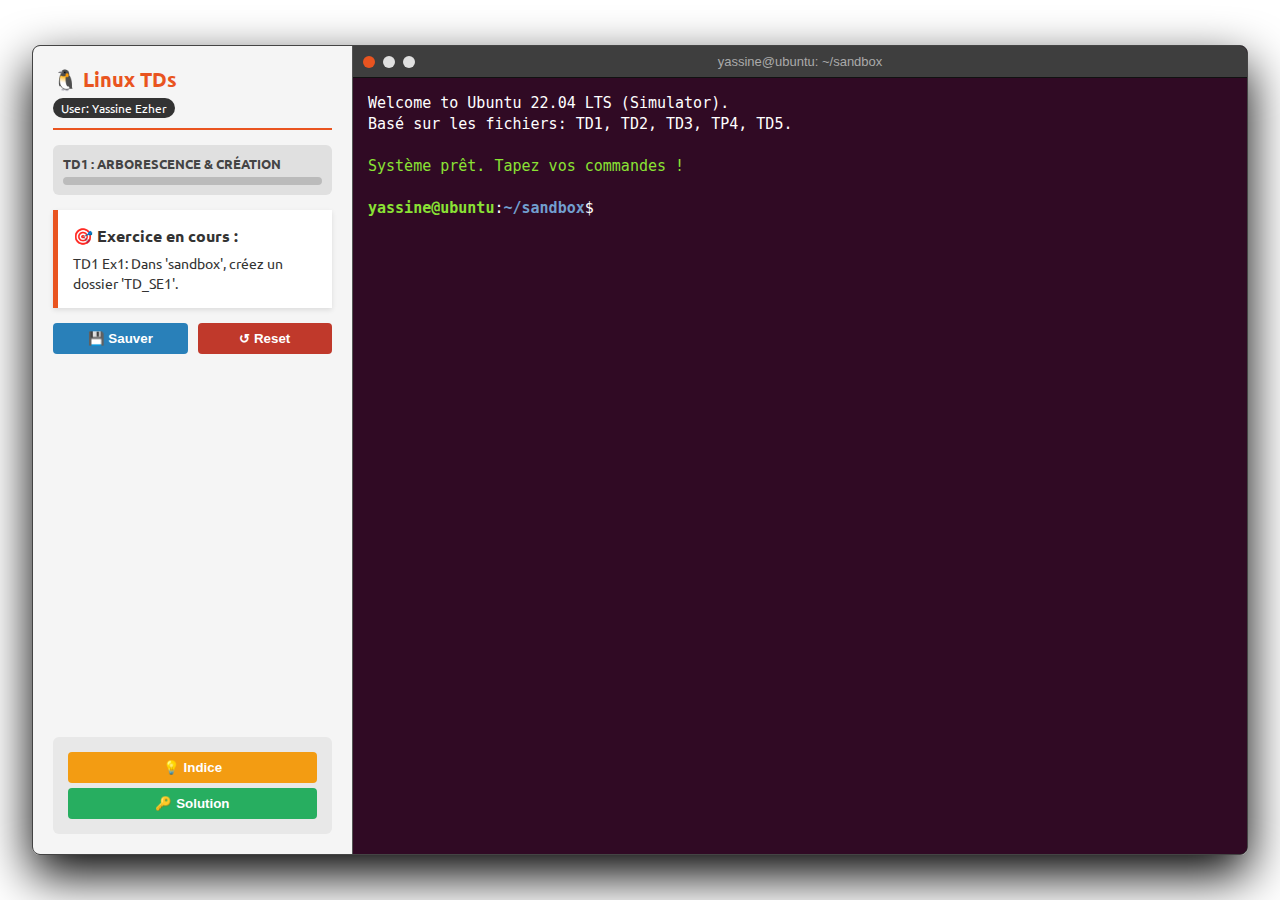
<file: linux_simulator.html>
<!DOCTYPE html>
<html lang="fr">
<head>
    <meta charset="UTF-8">
    <meta name="viewport" content="width=device-width, initial-scale=1.0">
    <title>Linux Simulator (TDs) - Yassine</title>
    <link rel="stylesheet" href="styles.css">
    <link href="https://fonts.googleapis.com/css2?family=Ubuntu+Mono&family=Ubuntu:wght@400;700&display=swap" rel="stylesheet">
</head>
<body>
    <div class="main-container">
        <div id="sidebar">
            <div class="sidebar-header">
                <h2>🐧 Linux TDs</h2>
                <div class="user-badge">User: Yassine Ezher</div>
            </div>
            
            <div class="chapter-display">
                <h4 id="chapter-title">TD1 : GESTION FICHIERS</h4>
                <div class="progress-container">
                    <div class="progress-bar" id="chapter-progress"></div>
                </div>
            </div>

            <div class="mission-box">
                <h3>🎯 Exercice en cours :</h3>
                <p id="mission-text">Chargement...</p>
            </div>

            <div class="controls-box">
                <button onclick="saveProgress()" class="btn-save">💾 Sauver</button>
                <button onclick="resetProgress()" class="btn-reset">↺ Reset</button>
            </div>
            
            <div class="help-box">
                <button onclick="showHint()" class="btn-hint">💡 Indice</button>
                <button onclick="solveMission()" class="btn-solve">🔑 Solution</button>
                <p id="hint-display"></p>
            </div>
        </div>

        <div id="terminal-window">
            <div class="terminal-header">
                <div class="buttons"><span class="close"></span><span class="minimize"></span><span class="maximize"></span></div>
                <div class="title">yassine@ubuntu: ~/sandbox</div>
            </div>
            
            <div class="terminal-body" id="terminal-output">
                <div class="welcome-msg">
                    Welcome to Ubuntu 22.04 LTS (Simulator).<br>
                    Basé sur les fichiers: TD1, TD2, TD3, TP4, TD5.<br>
                    <br>
                    <span class="green-text">Système prêt. Tapez vos commandes !</span><br><br>
                </div>
                
                <div class="input-line">
                    <span class="prompt-user">yassine@ubuntu</span>:<span class="prompt-path" id="display-path">~/sandbox</span>$ 
                    <input type="text" id="cmd-input" autocomplete="off" autofocus>
                </div>
            </div>
        </div>
    </div>
    <script src="js.js"></script>
</body>
</html>
</file>
<file: styles.css>
:root { --bg-color: #2c001e; --sidebar-bg: #f5f5f5; --terminal-bg: #300a24; --text-color: #fff; --ubuntu-orange: #e95420; --green: #8ae234; --blue: #729fcf; }
* { box-sizing: border-box; margin: 0; padding: 0; }
body { font-family: 'Ubuntu', sans-serif; background: url('https://assets.ubuntu.com/v1/0b54288d-ubuntu-22.04-lts-wallpaper.jpg') no-repeat center center fixed; background-size: cover; height: 100vh; display: flex; align-items: center; justify-content: center; }
.main-container { display: flex; width: 95%; height: 90%; background: rgba(0,0,0,0.9); border-radius: 8px; overflow: hidden; box-shadow: 0 20px 50px black; border: 1px solid #444; }

#sidebar { width: 320px; background-color: var(--sidebar-bg); color: #333; padding: 20px; display: flex; flex-direction: column; border-right: 1px solid #555; }
.sidebar-header { border-bottom: 2px solid var(--ubuntu-orange); padding-bottom: 10px; margin-bottom: 15px; }
.sidebar-header h2 { color: var(--ubuntu-orange); font-size: 20px; }
.user-badge { font-size: 12px; background: #333; color: white; padding: 2px 8px; border-radius: 10px; display: inline-block; margin-top: 5px; }

.chapter-display { background: #e0e0e0; padding: 10px; border-radius: 6px; margin-bottom: 15px; }
#chapter-title { font-size: 13px; font-weight: bold; color: #444; margin-bottom: 5px; text-transform: uppercase; }
.progress-container { width: 100%; height: 8px; background: #bbb; border-radius: 4px; overflow: hidden; }
.progress-bar { height: 100%; width: 0%; background: var(--ubuntu-orange); transition: width 0.5s ease; }

.mission-box { background: white; border-left: 5px solid var(--ubuntu-orange); padding: 15px; margin-bottom: 15px; box-shadow: 0 2px 5px rgba(0,0,0,0.1); }
.mission-box h3 { font-size: 16px; margin-bottom: 8px; }
#mission-text { font-size: 14px; line-height: 1.4; }

.controls-box { display: flex; gap: 10px; margin-bottom: 15px; }
.btn-save { flex: 1; background: #2980b9; color: white; border: none; padding: 8px; border-radius: 4px; cursor: pointer; font-weight: bold; }
.btn-reset { flex: 1; background: #c0392b; color: white; border: none; padding: 8px; border-radius: 4px; cursor: pointer; font-weight: bold; }

.help-box { background: #e8e8e8; padding: 15px; border-radius: 6px; margin-top: auto; }
.btn-hint { width: 100%; background: #f39c12; color: white; border: none; padding: 8px; border-radius: 4px; cursor: pointer; margin-bottom: 5px; font-weight: bold; }
.btn-solve { width: 100%; background: #27ae60; color: white; border: none; padding: 8px; border-radius: 4px; cursor: pointer; font-weight: bold; }
#hint-display { margin-top: 10px; font-size: 13px; font-style: italic; color: #555; background: #fff; padding: 5px; display: none; border-radius: 4px; border: 1px solid #ddd; }

#terminal-window { flex: 1; display: flex; flex-direction: column; background-color: var(--terminal-bg); }
.terminal-header { background: #3e3e3e; height: 32px; display: flex; align-items: center; justify-content: center; position: relative; border-bottom: 1px solid #111; }
.buttons { position: absolute; left: 10px; display: flex; gap: 8px; }
.buttons span { width: 12px; height: 12px; border-radius: 50%; display: inline-block; }
.close { background: #e95420; } .minimize { background: #e0e0e0; } .maximize { background: #e0e0e0; }
.title { color: #aaa; font-size: 13px; font-family: sans-serif; }
.terminal-body { flex: 1; padding: 15px; font-family: 'Ubuntu Mono', monospace; font-size: 15px; color: var(--text-color); overflow-y: auto; cursor: text; line-height: 1.4; }
.green-text { color: var(--green); } .blue-text { color: var(--blue); font-weight: bold; }
.prompt-user { color: var(--green); font-weight: bold; } .prompt-path { color: var(--blue); font-weight: bold; }
#cmd-input { background: transparent; border: none; color: #fff; font-family: 'Ubuntu Mono', monospace; font-size: 15px; flex: 1; margin-left: 8px; outline: none; }
</file>
